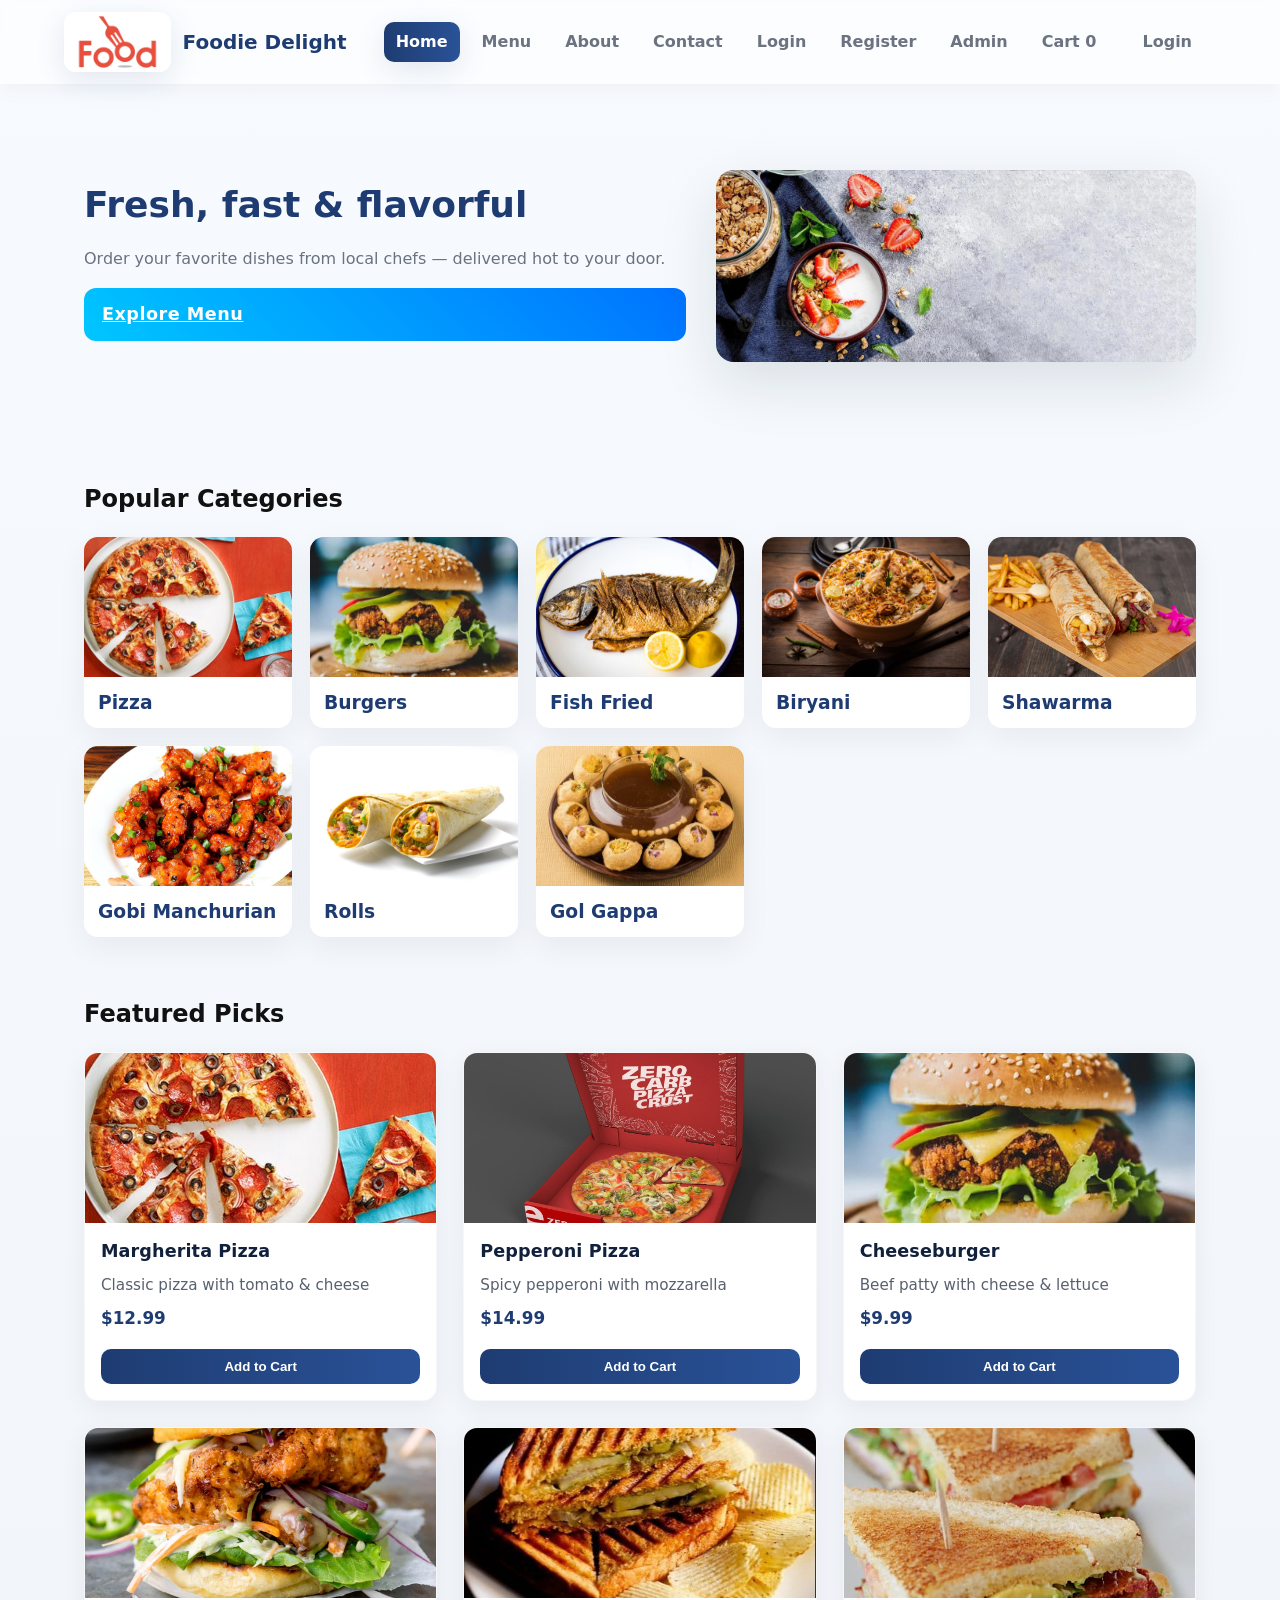
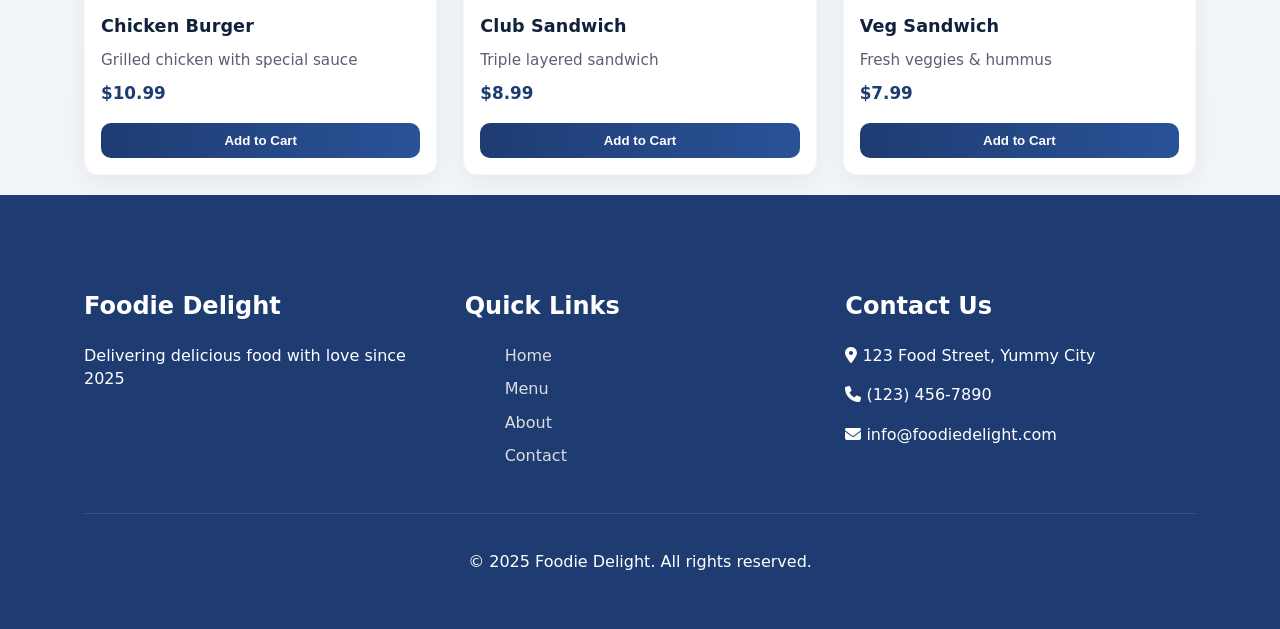
<file: index.html>
<!doctype html>
<html lang="en">
<head>
  <meta charset="utf-8" />
  <meta name="viewport" content="width=device-width,initial-scale=1" />
  <title>Foodie Delight — Home</title>
  <link rel="stylesheet" href="style.css" />
  <link rel="stylesheet" href="https://cdnjs.cloudflare.com/ajax/libs/font-awesome/6.4.0/css/all.min.css" />
</head>
<body>
  <header class="site-header">
    <div class="container header-inner">
      <div class="brand">
        <img src="img/logo.png" alt="Foodie Delight Logo" class="brand-logo">
        <h1>Foodie Delight</h1>
      </div>

      <!-- hamburger -->
      <button id="mobileNavToggle" class="hamburger" aria-label="Toggle Menu">
        <span class="hamburger-line"></span>
        <span class="hamburger-line"></span>
        <span class="hamburger-line"></span>
      </button>

      <nav class="main-nav">
        <a href="index.html" class="nav-link active">Home</a>
        <a href="menu.html" class="nav-link">Menu</a>
        <a href="about.html" class="nav-link">About</a>
        <a href="contact.html" class="nav-link">Contact</a>
        <a href="login.html" class="nav-link">Login</a>
        <a href="register.html" class="nav-link">Register</a>
        <a href="admin.html" class="nav-link">Admin</a>
        <a href="#" id="cartLink" class="nav-link">Cart <span class="cart-count">0</span></a>
      </nav>
    </div>
  </header>

  <main>
    <section class="hero-animated reveal">
      <div class="hero-inner container">
        <div class="hero-text">
          <h2>Fresh, fast & flavorful</h2>
          <p>Order your favorite dishes from local chefs — delivered hot to your door.</p>
          <a href="menu.html" class="btn-primary">Explore Menu</a>
        </div>
        <div class="hero-image">
          <img src="img/search-bg.jpg" alt="Delicious food hero">
        </div>
      </div>
    </section>

    <section class="categories container">
      <h2>Popular Categories</h2>

      <!-- If you want to edit categories manually, modify the HTML below.
           Make sure image files exist in img/food/ with the exact filenames. -->
      <div class="category-grid stagger" id="catGrid">
        <div class="category-card">
          <img src="img/food/p1.jpg" alt="Pizza">
          <h3>Pizza</h3>
        </div>

        <div class="category-card">
          <img src="img/food/b1.jpg" alt="Burgers"> 
          <h3>Burgers</h3>
        </div>

        <div class="category-card">
          <img src="img/food/Fried-fish.jpg" alt="Fried Fish">
          <h3>Fish Fried</h3>
        </div>

        <div class="category-card">
          <img src="img/food/biryani.jpg" alt="Biryani">
          <h3>Biryani</h3>
        </div>

        <div class="category-card">
          <img src="img/food/shawarma.jpg" alt="Shawarma">
          <h3>Shawarma</h3>
        </div>

        <div class="category-card">
          <img src="img/food/gobi.jpg" alt="Gobi Manchurian">
          <h3>Gobi Manchurian</h3>
        </div>

        <div class="category-card">
          <img src="img/food/roll.jpg" alt="Rolls">
          <h3>Rolls</h3>
        </div>

        <div class="category-card">
          <img src="img/food/gol gappe.jpg" alt="Gol Gappa">
          <h3>Gol Gappa</h3>
        </div>
      </div>
    </section>

    <section class="featured container">
      <h2>Featured Picks</h2>
      <div class="food-grid stagger" id="featuredFoods">
        <!-- Featured items will be rendered by script.js -->
      </div>
    </section>
  </main>

  <!-- Cart Modal (shared across pages) -->
  <div class="cart-modal" id="cartModal">
    <div class="cart-content">
      <div class="cart-header">
        <h2>Your Cart</h2>
        <span class="close-btn" id="closeCart">&times;</span>
      </div>
      <div class="cart-body">
        <div id="cartItems">
          <p class="empty-cart-message">Your cart is empty</p>
        </div>
        <div class="cart-footer">
          <div class="cart-total">
            <h3>Total: $<span id="cartTotal">0.00</span></h3>
          </div>
          <button class="btn-primary checkout-btn" id="checkoutBtn">Checkout</button>
        </div>
      </div>
    </div>
  </div>

  <!-- <footer class="site-footer">
    <div class="container">
      <p>&copy; 2025 Foodie Delight. Made with ❤️</p>
    </div>
  </footer> -->

    <footer>
        <div class="container">
            <div class="footer-content">
                <div class="footer-section">
                    <h3>Foodie Delight</h3>
                    <p>Delivering delicious food with love since 2025</p>
                </div>
                <div class="footer-section">
                    <h3>Quick Links</h3>
                    <ul>
                        <li><a href="index.html">Home</a></li>
                        <li><a href="menu.html">Menu</a></li>
                        <li><a href="about.html">About</a></li>
                        <li><a href="contact.html">Contact</a></li>
                    </ul>
                </div>
                <div class="footer-section">
                    <h3>Contact Us</h3>
                    <p><i class="fas fa-map-marker-alt"></i> 123 Food Street, Yummy City</p>
                    <p><i class="fas fa-phone"></i> (123) 456-7890</p>
                    <p><i class="fas fa-envelope"></i> info@foodiedelight.com</p>
                </div>
            </div>
            <div class="footer-bottom">
                <p>&copy; 2025 Foodie Delight. All rights reserved.</p>
            </div>
        </div>
    </footer>

  <script src="script.js"></script>
</body>
</html>
</file>
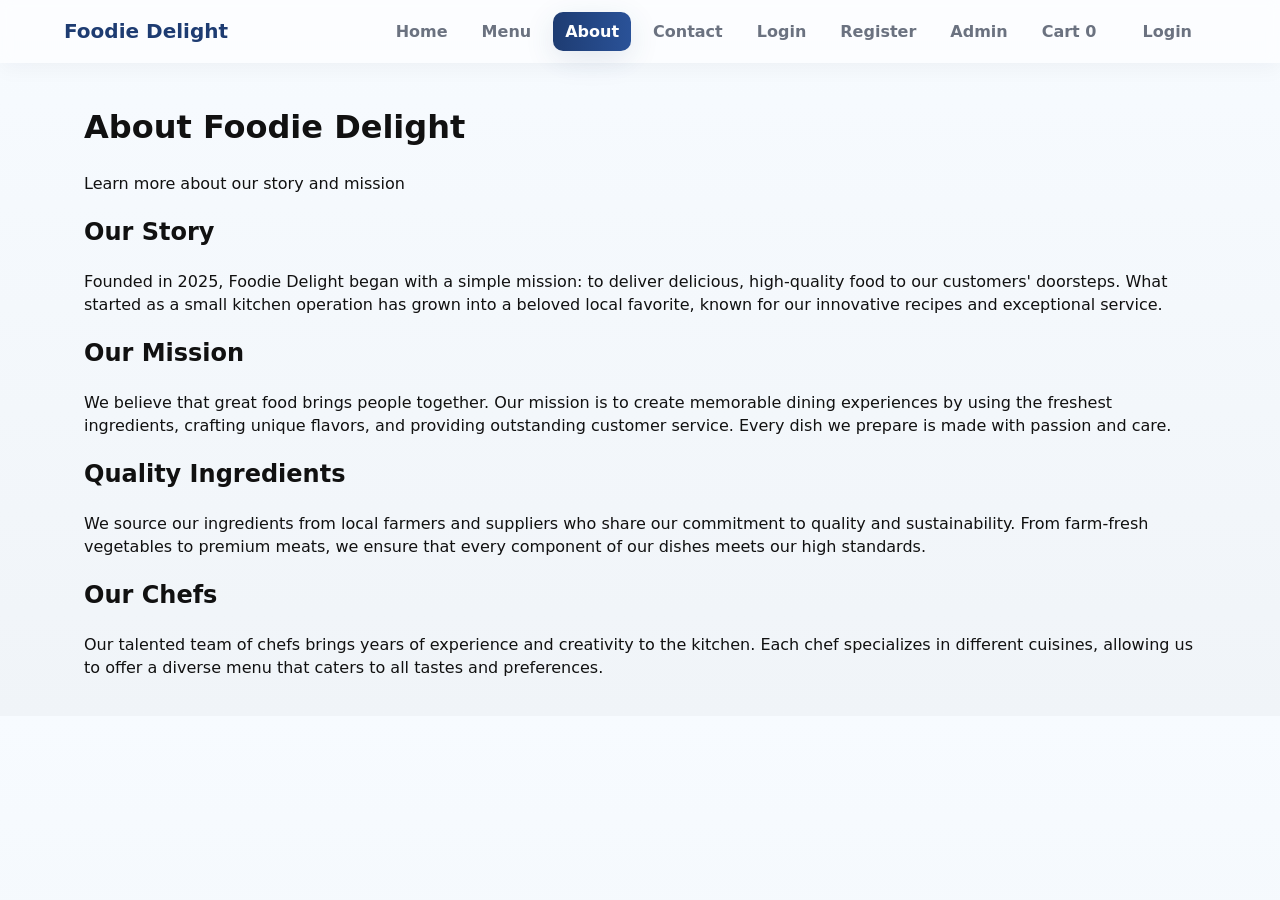
<file: about.html>
<!doctype html>
<html lang="en">
<head>
<meta charset="utf-8" />
<meta name="viewport" content="width=device-width,initial-scale=1" />
<title>About Us - Foodie Delight</title>
<link rel="stylesheet" href="style.css" />
</head>
<body>
<header class="site-header">
  <div class="container header-inner">
    <div class="brand">
      <h1>Foodie Delight</h1>
    </div>

    <!-- hamburger -->
    <button id="mobileNavToggle" class="hamburger" aria-label="Toggle Menu">
      <span class="hamburger-line"></span>
      <span class="hamburger-line"></span>
      <span class="hamburger-line"></span>
    </button>

    <nav class="main-nav">
      <a href="index.html" class="nav-link">Home</a>
      <a href="menu.html" class="nav-link">Menu</a>
      <a href="about.html" class="nav-link active">About</a>
      <a href="contact.html" class="nav-link">Contact</a>
      <a href="login.html" class="nav-link">Login</a>
      <a href="register.html" class="nav-link">Register</a>
      <a href="admin.html" class="nav-link">Admin</a>
      <a href="#" id="cartLink" class="nav-link">Cart <span class="cart-count">0</span></a>
    </nav>
  </div>
</header>

<main class="about-page container reveal">
  <div class="about-header">
    <h1>About Foodie Delight</h1>
    <p>Learn more about our story and mission</p>
  </div>

  <div class="about-content">
    <h2>Our Story</h2>
    <p>Founded in 2025, Foodie Delight began with a simple mission: to deliver delicious, high-quality food to our customers' doorsteps. What started as a small kitchen operation has grown into a beloved local favorite, known for our innovative recipes and exceptional service.</p>

    <h2>Our Mission</h2>
    <p>We believe that great food brings people together. Our mission is to create memorable dining experiences by using the freshest ingredients, crafting unique flavors, and providing outstanding customer service. Every dish we prepare is made with passion and care.</p>

    <h2>Quality Ingredients</h2>
    <p>We source our ingredients from local farmers and suppliers who share our commitment to quality and sustainability. From farm-fresh vegetables to premium meats, we ensure that every component of our dishes meets our high standards.</p>

    <h2>Our Chefs</h2>
    <p>Our talented team of chefs brings years of experience and creativity to the kitchen. Each chef specializes in different cuisines, allowing us to offer a diverse menu that caters to all tastes and preferences.</p>
  </div>
</main>

<script src="script.js"></script>
</body>
</html>
</file>
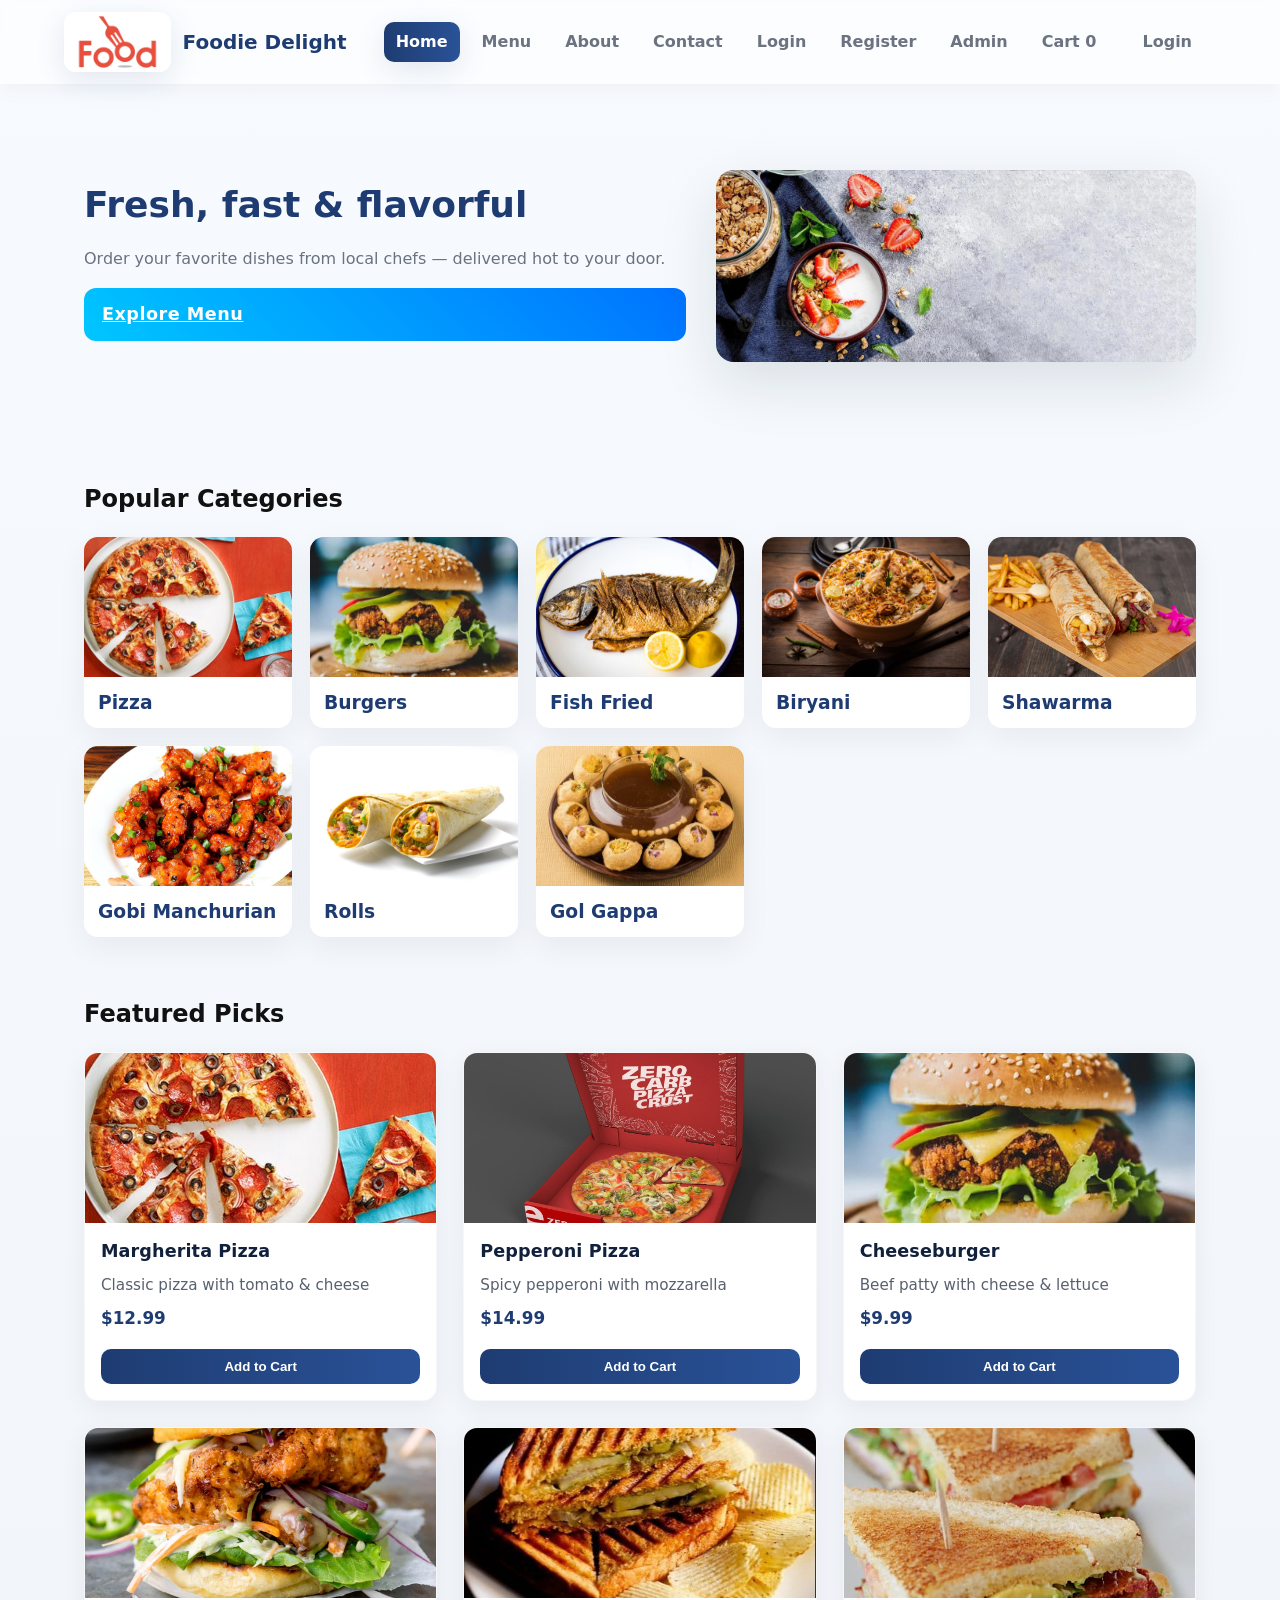
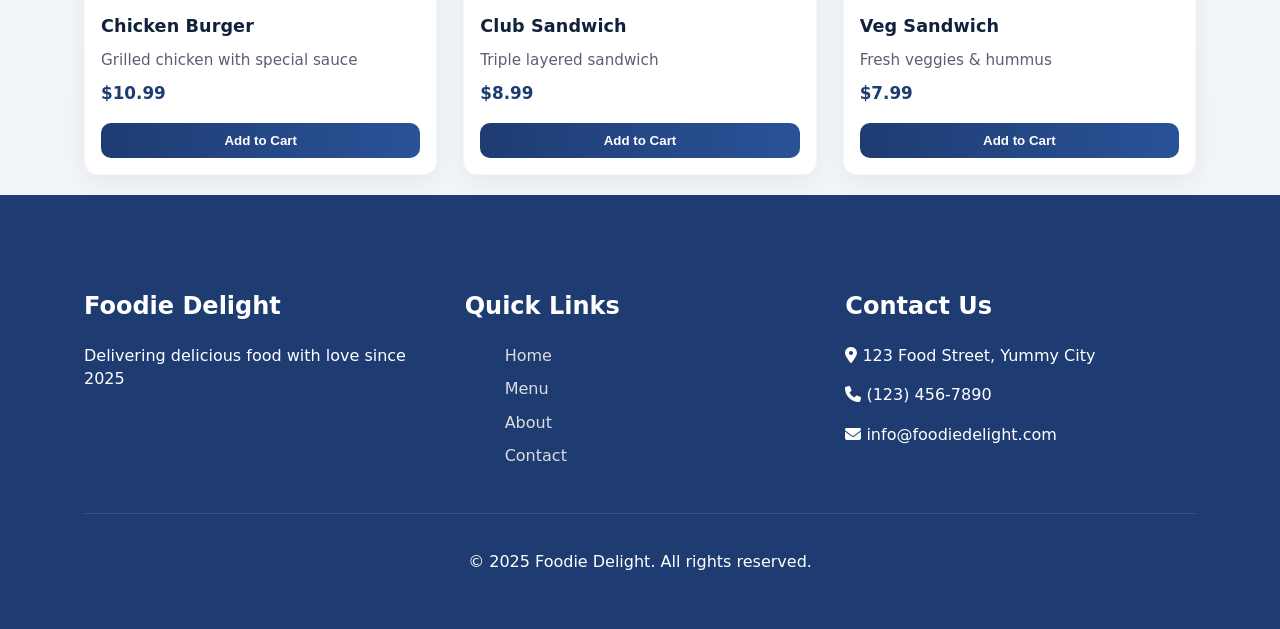
<file: admin.html>
<!doctype html>
<html lang="en">
<head>
<meta charset="utf-8" />
<meta name="viewport" content="width=device-width,initial-scale=1" />
<title>Admin - Foodie Delight</title>
<link rel="stylesheet" href="style.css" />
</head>
<body>
<header class="site-header">
  <div class="container header-inner">
    <div class="brand">
      <h1>Foodie Delight - Admin</h1>
    </div>

    <!-- hamburger -->
    <button id="mobileNavToggle" class="hamburger" aria-label="Toggle Menu">
      <span class="hamburger-line"></span>
      <span class="hamburger-line"></span>
      <span class="hamburger-line"></span>
    </button>

    <nav class="main-nav">
      <a href="index.html" class="nav-link">Home</a>
      <a href="menu.html" class="nav-link">Menu</a>
      <a href="about.html" class="nav-link">About</a>
      <a href="contact.html" class="nav-link">Contact</a>
      <a href="login.html" class="nav-link">Login</a>
      <a href="register.html" class="nav-link">Register</a>
      <a href="admin.html" class="nav-link active">Admin</a>
      <a href="#" id="cartLink" class="nav-link">Cart <span class="cart-count">0</span></a>
    </nav>
  </div>
</header>

<main class="admin-container reveal">
  <div class="admin-header">
    <h1>Admin Dashboard</h1>
    <div class="admin-controls">
      <button id="refreshAdmin" class="small-btn ghost">Refresh</button>
      <button id="exportOrdersBtn" class="small-btn primary">Export Orders CSV</button>
      <button id="exportContactsBtn" class="small-btn primary">Export Contacts CSV</button>
      <button id="clearAllBtn" class="small-btn danger">Clear All Data</button>
    </div>
  </div>

  <section>
    <h2>Orders</h2>
    <table class="table" id="ordersTable">
      <thead>
        <tr><th>#</th><th>User</th><th>Items</th><th>Total</th><th>Date</th><th>Actions</th></tr>
      </thead>
      <tbody></tbody>
    </table>
  </section>

  <section>
    <h2>Contact Messages</h2>
    <table class="table" id="contactsTable">
      <thead>
        <tr><th>#</th><th>Name</th><th>Email</th><th>Message</th><th>Date</th><th>Actions</th></tr>
      </thead>
      <tbody></tbody>
    </table>
  </section>
</main>

<script src="script.js"></script>
<script>
document.addEventListener('DOMContentLoaded',()=>{
  const adminCheck = JSON.parse(localStorage.getItem('currentUser')) || null;
  const isAdmin = adminCheck && adminCheck.email === 'admin@foodiedelight.com';
  if (!isAdmin) {
    if (confirm('You must be admin to access this page. Login as admin now? (demo)')) {
      const email = prompt('Admin email', 'admin@foodiedelight.com');
      const pass = prompt('Admin password', 'admin123');
      if (email === 'admin@foodiedelight.com' && pass === 'admin123') {
        localStorage.setItem('currentUser', JSON.stringify({ name: 'Admin', email }));
        location.reload();
      } else {
        alert('Invalid admin credentials');
        window.location = 'index.html';
      }
    } else {
      window.location = 'index.html';
    }
    return;
  }

  document.getElementById('refreshAdmin').addEventListener('click', ()=> renderAdminTables());
  document.getElementById('exportOrdersBtn').addEventListener('click', ()=> exportOrdersCSV());
  document.getElementById('exportContactsBtn').addEventListener('click', ()=> exportContactsCSV());
  document.getElementById('clearAllBtn').addEventListener('click', ()=> {
    if (confirm('Clear all orders and messages?')) {
      localStorage.removeItem('orders');
      localStorage.removeItem('contactMessages');
      renderAdminTables();
      alert('Cleared');
    }
  });

  renderAdminTables();
});
</script>
</body>
</html>
</file>
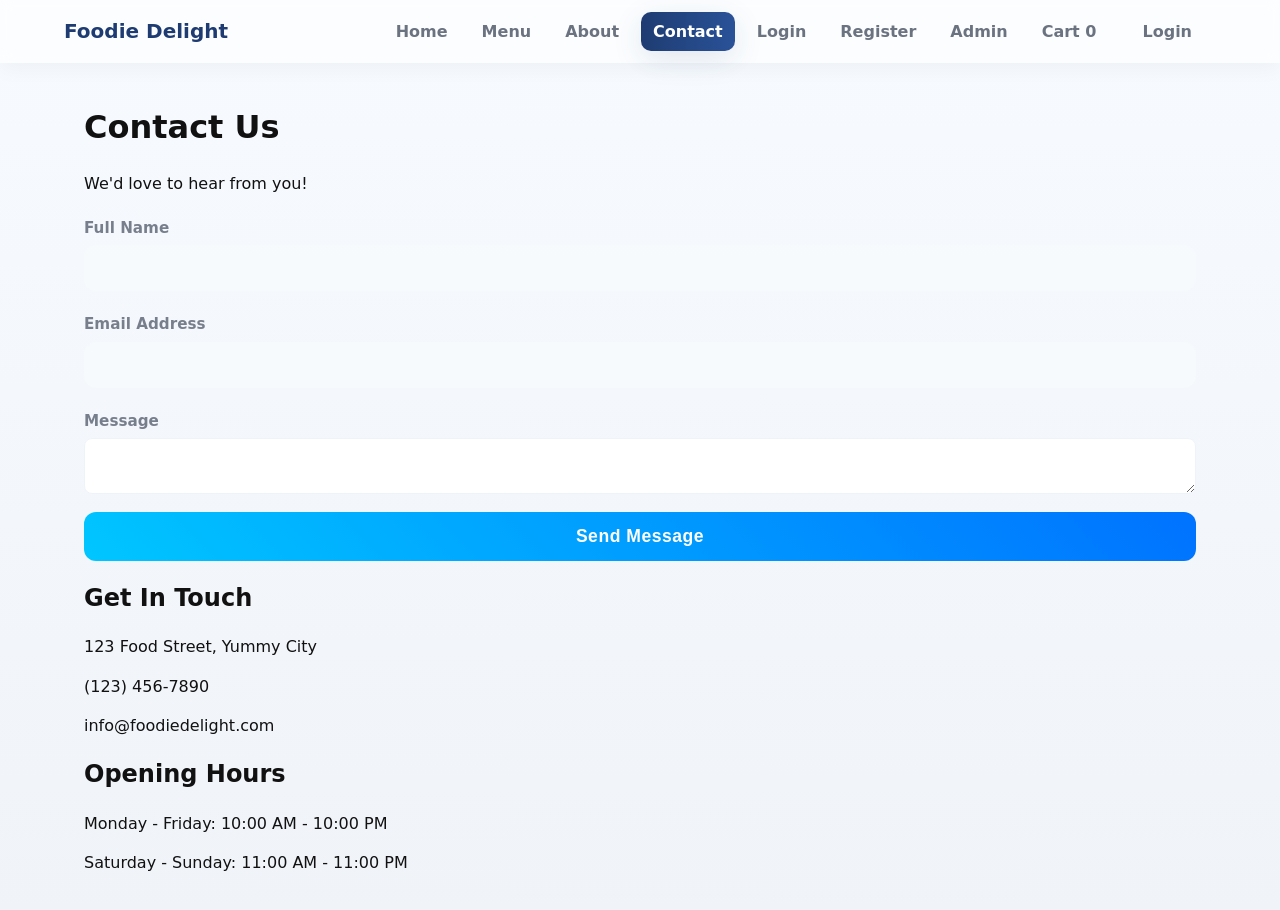
<file: contact.html>
<!doctype html>
<html lang="en">
<head>
<meta charset="utf-8" />
<meta name="viewport" content="width=device-width,initial-scale=1" />
<title>Contact Us - Foodie Delight</title>
<link rel="stylesheet" href="style.css" />
</head>
<body>
<header class="site-header">
  <div class="container header-inner">
    <div class="brand">
      <h1>Foodie Delight</h1>
    </div>

    <!-- hamburger -->
    <button id="mobileNavToggle" class="hamburger" aria-label="Toggle Menu">
      <span class="hamburger-line"></span>
      <span class="hamburger-line"></span>
      <span class="hamburger-line"></span>
    </button>

    <nav class="main-nav">
      <a href="index.html" class="nav-link">Home</a>
      <a href="menu.html" class="nav-link">Menu</a>
      <a href="about.html" class="nav-link">About</a>
      <a href="contact.html" class="nav-link active">Contact</a>
      <a href="login.html" class="nav-link">Login</a>
      <a href="register.html" class="nav-link">Register</a>
      <a href="admin.html" class="nav-link">Admin</a>
      <a href="#" id="cartLink" class="nav-link">Cart <span class="cart-count">0</span></a>
    </nav>
  </div>
</header>

<main class="contact-page container reveal">
  <div class="contact-header">
    <h1>Contact Us</h1>
    <p>We'd love to hear from you!</p>
  </div>

  <div class="contact-form">
    <form id="contactForm">
      <div class="form-group">
        <label for="name">Full Name</label>
        <input type="text" id="name" name="name" required />
      </div>

      <div class="form-group">
        <label for="email">Email Address</label>
        <input type="email" id="email" name="email" required />
      </div>

      <div class="form-group">
        <label for="message">Message</label>
        <textarea id="message" name="message" required></textarea>
      </div>

      <button type="submit" class="btn-primary">Send Message</button>
    </form>
  </div>

  <div class="contact-info">
    <div class="about-content">
      <h2>Get In Touch</h2>
      <p><i class="fas fa-map-marker-alt"></i> 123 Food Street, Yummy City</p>
      <p><i class="fas fa-phone"></i> (123) 456-7890</p>
      <p><i class="fas fa-envelope"></i> info@foodiedelight.com</p>

      <h2>Opening Hours</h2>
      <p>Monday - Friday: 10:00 AM - 10:00 PM</p>
      <p>Saturday - Sunday: 11:00 AM - 11:00 PM</p>
    </div>
  </div>
</main>

<script src="script.js"></script>
</body>
</html>
</file>
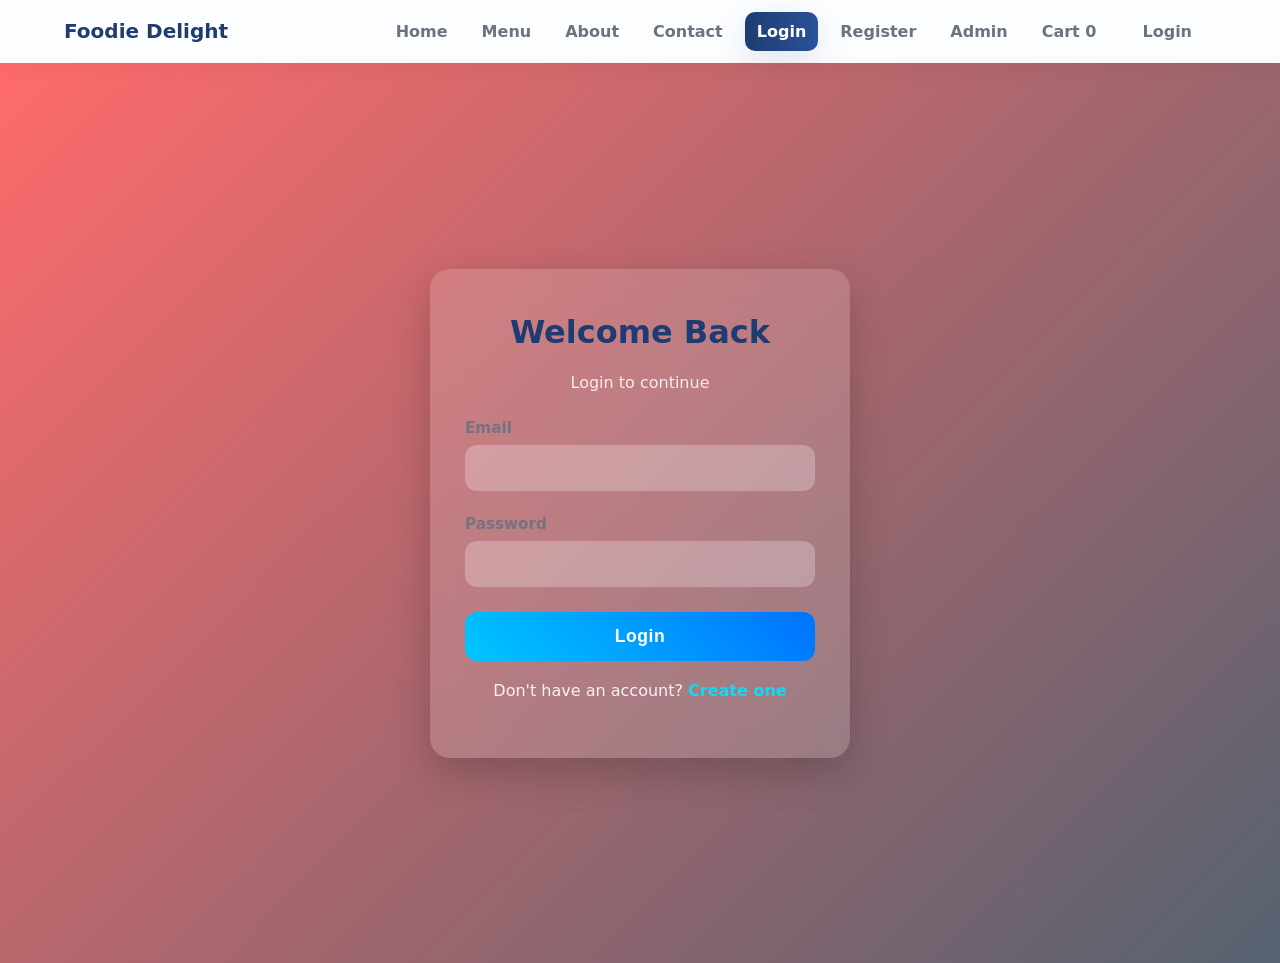
<file: login.html>
<!doctype html>
<html lang="en">
<head>
<meta charset="utf-8">
<meta name="viewport" content="width=device-width, initial-scale=1">
<title>Login - Foodie Delight</title>
<link rel="stylesheet" href="style.css">
</head>
<body>

<header class="site-header">
  <div class="container header-inner">
    <div class="brand"><h1>Foodie Delight</h1></div>

    <button id="mobileNavToggle" class="hamburger">
      <span class="hamburger-line"></span><span class="hamburger-line"></span><span class="hamburger-line"></span>
    </button>

    <nav class="main-nav">
      <a href="index.html" class="nav-link">Home</a>
      <a href="menu.html" class="nav-link">Menu</a>
      <a href="about.html" class="nav-link">About</a>
      <a href="contact.html" class="nav-link">Contact</a>
      <a href="login.html" class="nav-link active">Login</a>
      <a href="register.html" class="nav-link">Register</a>
      <a href="admin.html" class="nav-link">Admin</a>
      <a href="#" id="cartLink" class="nav-link">Cart <span class="cart-count">0</span></a>
    </nav>
  </div>
</header>

<main class="auth-wrapper">
  <div class="auth-card container reveal">
    <div class="auth-header">
      <h2>Welcome Back</h2>
      <p>Login to continue</p>
    </div>

    <form id="loginForm">
      <div class="form-group">
        <label>Email</label>
        <input id="loginEmail" type="email" required>
      </div>

      <div class="form-group">
        <label>Password</label>
        <input id="loginPassword" type="password" required>
      </div>

      <div class="auth-actions">
        <button class="btn-primary">Login</button>
      </div>

      <p class="auth-small">Don't have an account? <a href="register.html">Create one</a></p>
    </form>
  </div>
</main>

<script src="script.js"></script>
</body>
</html>
</file>
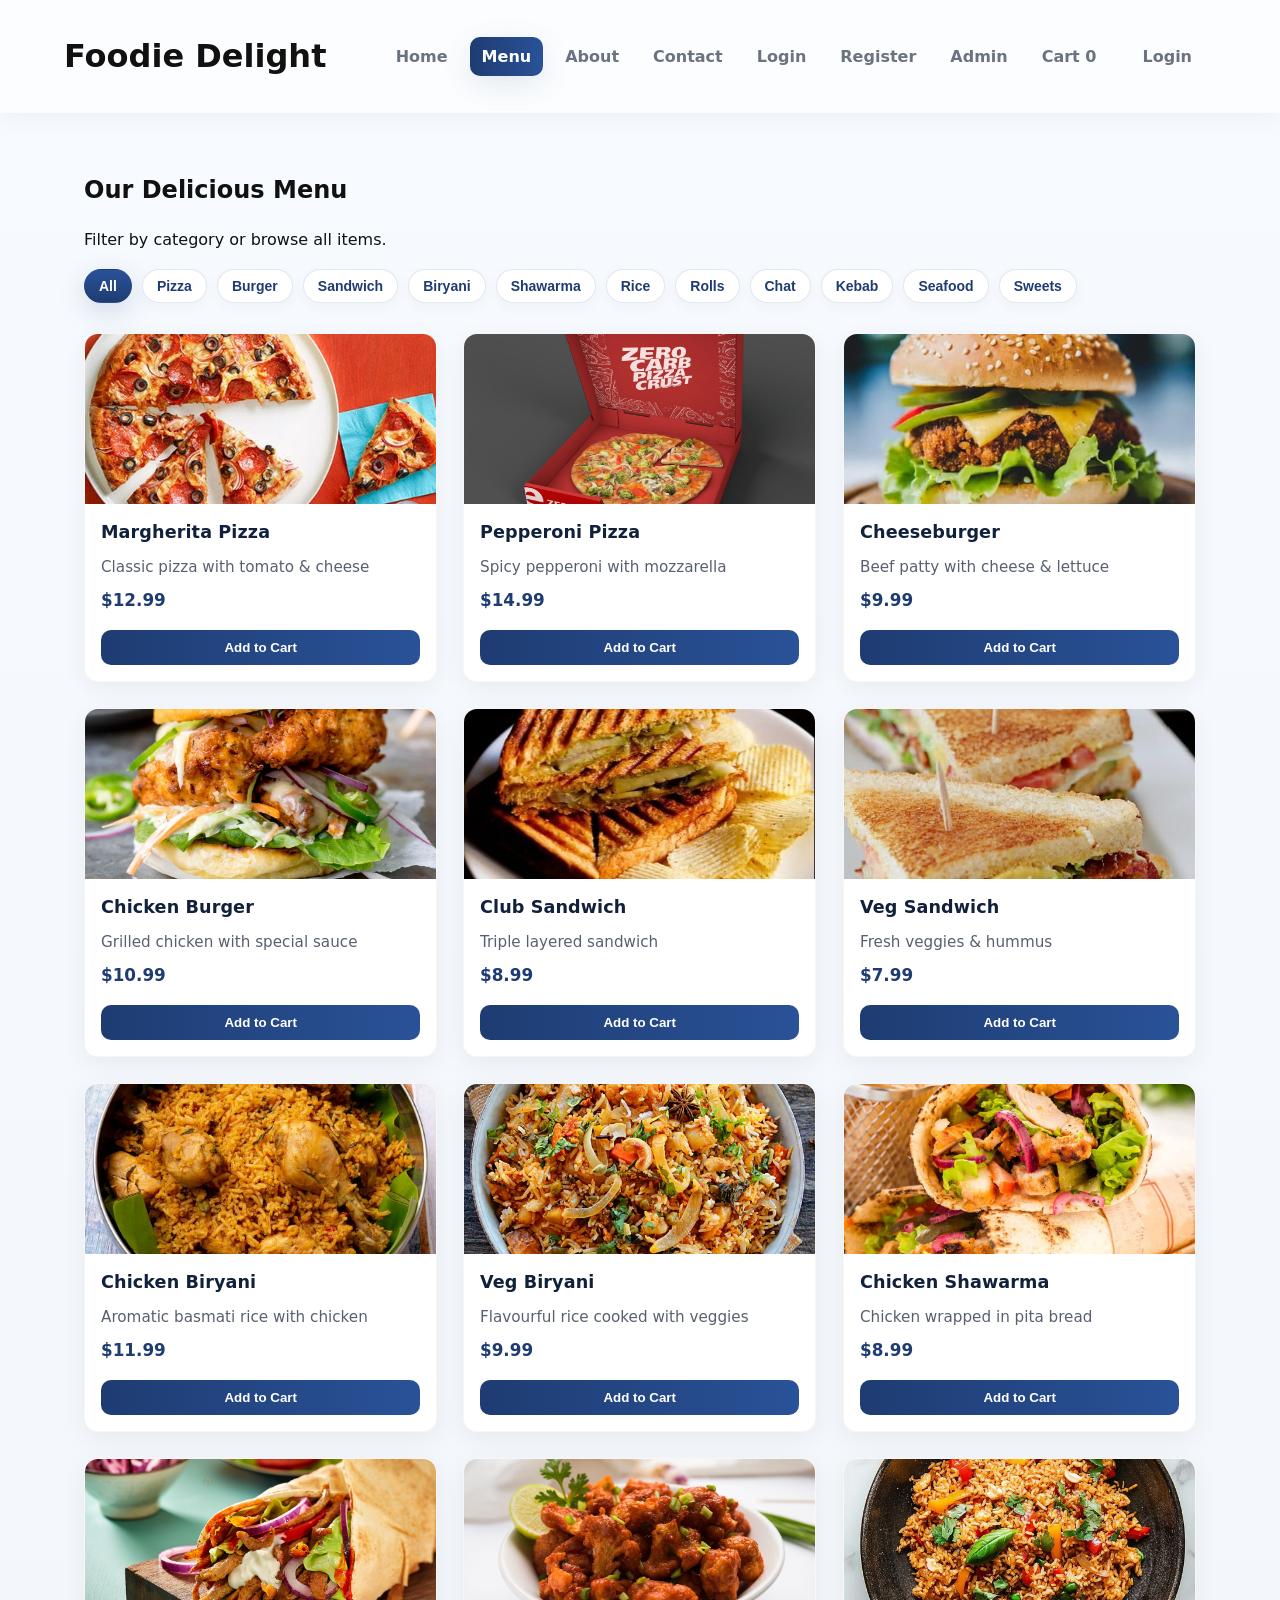
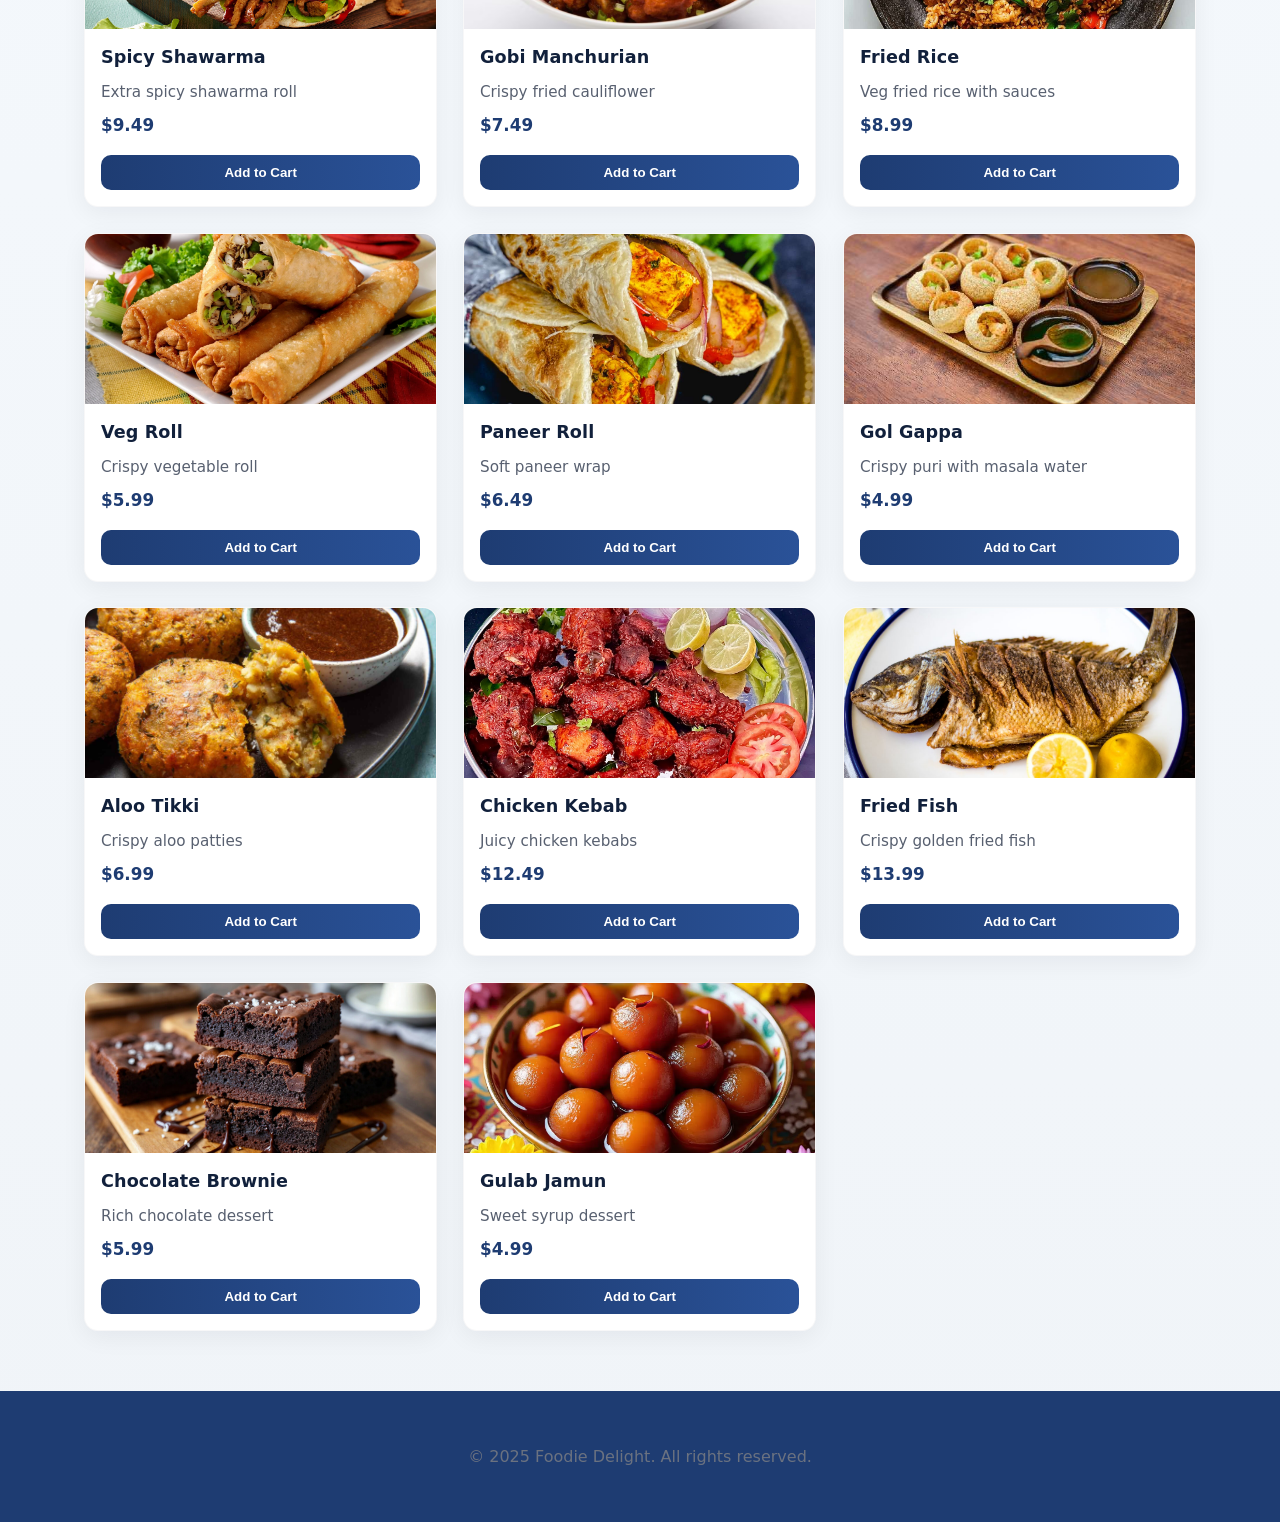
<file: menu.html>
<!doctype html>
<html lang="en">
<head>
  <meta charset="utf-8"/>
  <meta name="viewport" content="width=device-width,initial-scale=1"/>
  <title>Foodie Delight — Menu</title>
  <link rel="stylesheet" href="style.css"/>
  <link rel="stylesheet" href="https://cdnjs.cloudflare.com/ajax/libs/font-awesome/6.4.0/css/all.min.css"/>
</head>
<body>

<header class="site-header">
  <div class="container header-inner">
    <h1 class="brand">Foodie Delight</h1>

    <button id="mobileNavToggle" class="hamburger">
      <span class="hamburger-line"></span>
      <span class="hamburger-line"></span>
      <span class="hamburger-line"></span>
    </button>

    <nav class="main-nav">
      <a href="index.html" class="nav-link">Home</a>
      <a href="menu.html" class="nav-link active">Menu</a>
      <a href="about.html" class="nav-link">About</a>
      <a href="contact.html" class="nav-link">Contact</a>
      <a href="login.html" class="nav-link">Login</a>
      <a href="register.html" class="nav-link">Register</a>
      <a href="admin.html" class="nav-link">Admin</a>
      <a href="#" id="cartLink" class="nav-link">Cart <span class="cart-count">0</span></a>
    </nav>
  </div>
</header>

<main class="container" style="padding-top:40px;">

  <h2>Our Delicious Menu</h2>
  <p>Filter by category or browse all items.</p>

  <!-- FILTER BUTTONS -->
  <div class="filter-buttons">
    <button class="filter-btn active" data-category="all">All</button>
    <button class="filter-btn" data-category="pizza">Pizza</button>
    <button class="filter-btn" data-category="burger">Burger</button>
    <button class="filter-btn" data-category="sandwich">Sandwich</button>
    <button class="filter-btn" data-category="biryani">Biryani</button>
    <button class="filter-btn" data-category="shawarma">Shawarma</button>
    <button class="filter-btn" data-category="rice">Rice</button>
    <button class="filter-btn" data-category="roll">Rolls</button>
    <button class="filter-btn" data-category="chat">Chat</button>
    <button class="filter-btn" data-category="kebab">Kebab</button>
    <button class="filter-btn" data-category="seafood">Seafood</button>
    <button class="filter-btn" data-category="sweet">Sweets</button>
  </div>

  <!-- MENU GRID -->
  <div class="food-grid" id="menuGrid"></div>

</main>

<!-- Cart Modal -->
<div class="cart-modal" id="cartModal">
  <div class="cart-content">
    <div class="cart-header">
      <h2>Your Cart</h2>
      <span class="close-btn" id="closeCart">&times;</span>
    </div>
    <div class="cart-body">
      <div id="cartItems"></div>
      <div class="cart-footer">
        <div class="cart-total">
          <h3>Total: $<span id="cartTotal">0.00</span></h3>
        </div>
        <button class="btn-primary checkout-btn" id="checkoutBtn">Checkout</button>
      </div>
    </div>
  </div>
</div>

<footer class="site-footer">
  <div class="container">
    <p>© 2025 Foodie Delight. All rights reserved.</p>
  </div>
</footer>

<script src="script.js"></script>

<script>
// RENDER ALL FOODS ON MENU PAGE
document.addEventListener("DOMContentLoaded", () => {
    if (document.getElementById("menuGrid")) {
        displayMenuFoods("all"); // show all items initially
        setupFilters();
    }
});

// show all or filtered foods
function displayMenuFoods(category) {
    const grid = document.getElementById("menuGrid");
    grid.innerHTML = "";

    let items = category === "all" 
        ? foodData 
        : foodData.filter(item => item.category === category);

    items.forEach(f => {
        const card = document.createElement("div");
        card.className = "food-card reveal";

        card.innerHTML = `
            <img src="${f.image}" alt="${f.alt}">
            <div class="food-info">
                <h3>${f.name}</h3>
                <p>${f.description}</p>
                <span class="price">$${f.price.toFixed(2)}</span>
                <button class="add-to-cart" data-id="${f.id}">Add to Cart</button>
            </div>
        `;

        grid.appendChild(card);
    });

    document.querySelectorAll(".add-to-cart").forEach(btn => {
        btn.addEventListener("click", () => addToCart(parseInt(btn.dataset.id)));
    });
}

// filter buttons
function setupFilters() {
    const buttons = document.querySelectorAll(".filter-btn");

    buttons.forEach(btn => {
        btn.addEventListener("click", () => {

            document.querySelector(".filter-btn.active").classList.remove("active");
            btn.classList.add("active");

            const cat = btn.dataset.category;
            displayMenuFoods(cat);
        });
    });
}
 document.addEventListener("DOMContentLoaded", () => {
      const filterButtons = document.querySelectorAll(".filter-btn");

      filterButtons.forEach(btn => {
          btn.addEventListener("click", function (e) {
              // toggle active
              document.querySelectorAll(".filter-btn.active").forEach(b => b.classList.remove("active"));
              this.classList.add("active");

              // ripple position (nice touch) - create ripple element
              const rect = this.getBoundingClientRect();
              const x = e.clientX - rect.left;
              const y = e.clientY - rect.top;
              const ripple = document.createElement("span");
              ripple.className = "ripple";
              ripple.style.setProperty('--r-left', x + 'px');
              ripple.style.setProperty('--r-top', y + 'px');
              this.appendChild(ripple);
              setTimeout(() => ripple.remove(), 500);
          });
      });
  });

  // === animate menu items when displayed (stagger) ===
  function animateMenuItems() {
      const items = document.querySelectorAll("#menuGrid .food-card");
      items.forEach((card, i) => {
          setTimeout(() => card.classList.add("show-item"), i * 80);
      });
  }

  // wrap original displayMenuFoods to call animation automatically
  if (typeof displayMenuFoods === 'function') {
      const orig = displayMenuFoods;
      displayMenuFoods = function(cat) {
          orig(cat);
          // small timeout to allow DOM to render then animate
          setTimeout(animateMenuItems, 50);
      };
  }
</script>

</body>
</html>
</file>
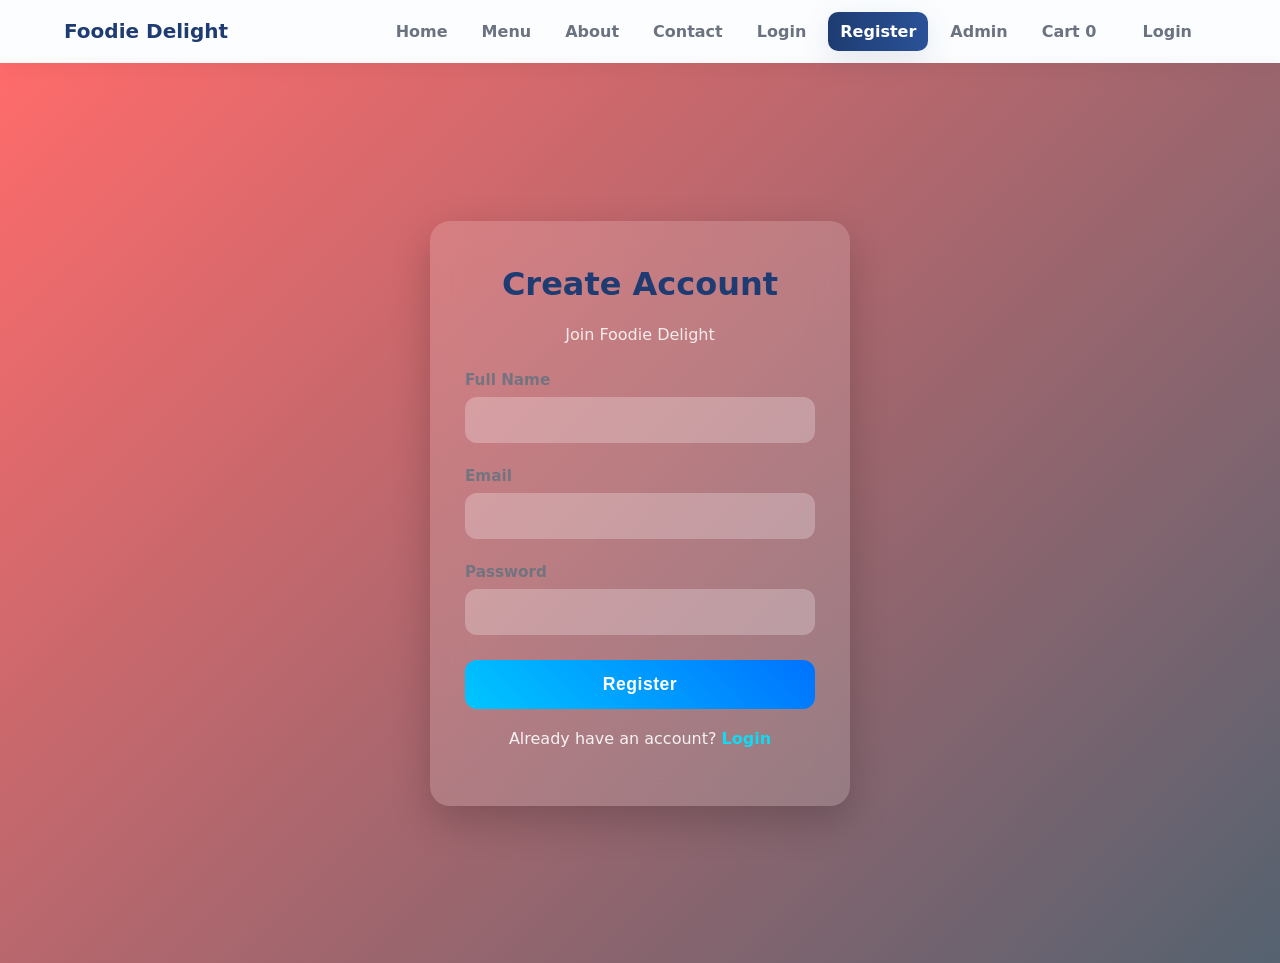
<file: register.html>
<!doctype html>
<html lang="en">
<head>
<meta charset="utf-8">
<meta name="viewport" content="width=device-width, initial-scale=1">
<title>Register - Foodie Delight</title>
<link rel="stylesheet" href="style.css">
</head>
<body>

<header class="site-header">
  <div class="container header-inner">
    <div class="brand"><h1>Foodie Delight</h1></div>

    <button id="mobileNavToggle" class="hamburger">
      <span class="hamburger-line"></span><span class="hamburger-line"></span><span class="hamburger-line"></span>
    </button>

    <nav class="main-nav">
      <a href="index.html" class="nav-link">Home</a>
      <a href="menu.html" class="nav-link">Menu</a>
      <a href="about.html" class="nav-link">About</a>
      <a href="contact.html" class="nav-link">Contact</a>
      <a href="login.html" class="nav-link">Login</a>
      <a href="register.html" class="nav-link active">Register</a>
      <a href="admin.html" class="nav-link">Admin</a>
      <a href="#" id="cartLink" class="nav-link">Cart <span class="cart-count">0</span></a>
    </nav>
  </div>
</header>

<main class="auth-wrapper">
  <div class="auth-card container reveal">
    <div class="auth-header">
      <h2>Create Account</h2>
      <p>Join Foodie Delight</p>
    </div>

    <form id="registerForm">
      <div class="form-group">
        <label>Full Name</label>
        <input id="regName" type="text" required>
      </div>

      <div class="form-group">
        <label>Email</label>
        <input id="regEmail" type="email" required>
      </div>

      <div class="form-group">
        <label>Password</label>
        <input id="regPassword" type="password" required>
      </div>

      <div class="auth-actions">
        <button class="btn-primary">Register</button>
      </div>

      <p class="auth-small">Already have an account? <a href="login.html">Login</a></p>
    </form>
  </div>
</main>

<script src="script.js"></script>
</body>
</html>
</file>
<file: style.css>
/* Modern UI styles for Foodie Delight */
:root{--primary:#1e3c72;--accent:#2a9d8f;--muted:#6b7280;--bg:#f6f8fb;--card:#ffffff;--glass: rgba(255,255,255,0.6);}
*{box-sizing:border-box}
body{font-family:Inter,ui-sans-serif,system-ui,-apple-system,'Segoe UI',Roboto,'Helvetica Neue',Arial;background:linear-gradient(180deg,#f7fbff 0%, #f0f4f8 100%);color:#111;margin:0;line-height:1.45}
.container{width:90%;max-width:1200px;margin:0 auto;padding:20px}

/* Header */
.site-header{backdrop-filter: blur(6px);position:sticky;top:0;z-index:60;background:rgba(255,255,255,0.6);box-shadow:0 6px 20px rgba(16,24,40,0.04)}
.header-inner{display:flex;align-items:center;justify-content:space-between;gap:12px;padding:12px 0}
.brand{display:flex;align-items:center;gap:12px}
.brand-logo{height:60px;border-radius:12px;object-fit:cover;box-shadow:0 8px 30px rgba(30,60,114,0.12)}
.brand h1{font-size:20px;color:var(--primary);margin:0}

/* Nav */
.main-nav{display:flex;gap:10px;align-items:center}
.nav-link{padding:8px 12px;border-radius:10px;text-decoration:none;color:var(--muted);font-weight:600;transition:all .25s}
.nav-link:hover{background:rgba(30,60,114,0.06);color:var(--primary);transform:translateY(-2px)}
.nav-link.active{background:linear-gradient(90deg,var(--primary),#2a5298);color:white;box-shadow:0 8px 30px rgba(30,60,114,0.12)}

/* Hero */
.hero-animated{padding:60px 0}
.hero-inner{display:grid;grid-template-columns:1fr 480px;gap:30px;align-items:center}
.hero-text h2{font-size:36px;color:var(--primary);margin:0 0 12px 0;animation:fadeInUp .6s ease both}
.hero-text p{color:var(--muted);margin-bottom:18px}
.hero-image img{width:100%;border-radius:18px;box-shadow:0 20px 60px rgba(16,24,40,0.12);transform:translateY(6px);transition:transform .6s}
.hero-image img:hover{transform:translateY(-6px)}

/* Buttons */
.btn-primary{display:inline-block;background:linear-gradient(90deg,var(--primary),#2a5298);color:white;padding:12px 22px;border-radius:14px;border:none;font-weight:700;cursor:pointer;transition:transform .18s,box-shadow .18s}
.btn-primary:hover{transform:translateY(-4px);box-shadow:0 12px 30px rgba(30,60,114,0.18)}

/* Cards & grids */
.category-grid{display:grid;grid-template-columns:repeat(auto-fit,minmax(180px,1fr));gap:18px;margin-top:18px}
.category-card{background:var(--card);border-radius:14px;overflow:hidden;box-shadow:0 10px 30px rgba(16,24,40,0.06);transition:transform .25s,box-shadow .25s;padding:0;cursor:pointer}
.category-card img{width:100%;height:140px;object-fit:cover;display:block}
.category-card h3{padding:12px 14px;margin:0;color:var(--primary)}
.category-card:hover{transform:translateY(-8px);box-shadow:0 20px 60px rgba(16,24,40,0.08)}

/* Food grid */
.food-grid{display:grid;grid-template-columns:repeat(auto-fit,minmax(240px,1fr));gap:20px;margin-top:18px}
.food-card{background:linear-gradient(180deg,rgba(255,255,255,0.9),var(--card));border-radius:12px;overflow:hidden;border:1px solid rgba(16,24,40,0.03);transition:transform .22s,box-shadow .22s;display:flex;flex-direction:column}
.food-card img{width:100%;height:180px;object-fit:cover;display:block}
.food-info{padding:14px;flex:1;display:flex;flex-direction:column;gap:8px}
.food-info h3{margin:0;color:var(--primary);font-size:18px}
.food-info p{margin:0;color:var(--muted);font-size:14px}
.price{font-size:16px;font-weight:800;color:var(--accent)}
.add-to-cart{margin-top:auto;padding:10px 12px;border-radius:10px;border:none;background:linear-gradient(90deg,var(--primary),#2a5298);color:white;font-weight:700;cursor:pointer;transition:transform .18s}
.food-card:hover{transform:translateY(-8px);box-shadow:0 20px 60px rgba(16,24,40,0.08)}

/* Cart Modal */
.cart-modal{display:none;position:fixed;top:0;left:0;width:100%;height:100%;background:rgba(0,0,0,0.5);z-index:2000;justify-content:center;align-items:center}
.cart-content{background:white;width:90%;max-width:600px;border-radius:10px;overflow:hidden;max-height:80vh;display:flex;flex-direction:column}
.cart-header{background:var(--primary);color:white;padding:20px;display:flex;justify-content:space-between;align-items:center}
.close-btn{font-size:30px;cursor:pointer}
.cart-body{padding:20px;overflow-y:auto;flex-grow:1}
.cart-item{display:flex;justify-content:space-between;align-items:center;padding:15px 0;border-bottom:1px solid #eee}
.item-info{flex-grow:1}
.item-info h4{margin-bottom:5px}
.item-price{color:var(--primary);font-weight:bold}
.item-quantity{display:flex;align-items:center;margin:0 20px}
.quantity-btn{width:30px;height:30px;background:var(--primary);color:white;border:none;border-radius:50%;cursor:pointer;font-size:16px}
.quantity{margin:0 10px}
.remove-item{background:#ff4757;color:white;border:none;width:30px;height:30px;border-radius:50%;cursor:pointer}
.cart-footer{padding:20px;border-top:1px solid #eee}
.cart-total{text-align:right;margin-bottom:20px}
.checkout-btn{width:100%;padding:15px;font-size:18px}
.empty-cart-message{text-align:center;color:var(--muted);font-style:italic;padding:30px 0}

/* Bill Preview */
#billPreview{white-space:pre-wrap;font-family:'Courier New',monospace;background:#f8f9fa;padding:20px;border-radius:5px;margin-bottom:20px;max-height:400px;overflow-y:auto;font-size:14px;line-height:1.5}

/* Auth card */
.auth-wrapper{display:flex;justify-content:center;align-items:center;padding:60px 0}
.auth-card{width:100%;max-width:440px;background:var(--card);padding:28px;border-radius:12px;box-shadow:0 20px 50px rgba(16,24,40,0.06)}
.auth-header{text-align:center;margin-bottom:16px}
.auth-header h2{color:var(--primary);margin:0}
.form-group{margin-bottom:12px}
.form-group label{display:block;margin-bottom:6px;color:var(--muted);font-weight:700}
.form-group input, .form-group textarea{width:100%;padding:12px;border-radius:8px;border:1px solid #eef3fb}

/* Admin */
.admin-container{width:90%;max-width:1100px;margin:30px auto}
.admin-header{display:flex;justify-content:space-between;align-items:center;margin-bottom:18px}
.admin-controls{display:flex;gap:8px}
.table{width:100%;border-collapse:collapse;background:var(--card);border-radius:8px;overflow:hidden;box-shadow:0 10px 30px rgba(16,24,40,0.06)}
.table th,.table td{padding:12px 14px;text-align:left;border-bottom:1px solid #f1f3f6}
.small-btn{padding:8px 10px;border-radius:8px;border:none;cursor:pointer;font-weight:700}
.small-btn.danger{background:#ff4757;color:white}
.small-btn.primary{background:var(--primary);color:white}
.small-btn.ghost{background:transparent;border:1px solid #e6e9ee}

/* Footer */
.site-footer{padding:18px 0;margin-top:40px;text-align:center;color:var(--muted)}

/* Animations */
@keyframes fadeInUp{from{opacity:0;transform:translateY(12px)}to{opacity:1;transform:none}}
.reveal{opacity:0;transform:translateY(18px) scale(.995);transition:opacity .55s ease-out, transform .55s cubic-bezier(.2,.9,.25,1);will-change:opacity,transform}
.reveal.visible{opacity:1;transform:none}
.stagger > *{opacity:0;transform:translateY(12px) scale(.995)}
.stagger.visible > *{opacity:1;transform:none;transition:all .45s cubic-bezier(.2,.9,.25,1)}
.stagger.visible > *:nth-child(1){transition-delay:0.06s}
.stagger.visible > *:nth-child(2){transition-delay:0.12s}
.stagger.visible > *:nth-child(3){transition-delay:0.18s}
.stagger.visible > *:nth-child(4){transition-delay:0.24s}
.stagger.visible > *:nth-child(5){transition-delay:0.30s}

@keyframes pulseAdd {
  0% { transform: scale(1); box-shadow: 0 0 0 rgba(42,82,152,0.0); }
  40% { transform: scale(1.06); box-shadow: 0 12px 30px rgba(42,82,152,0.14); }
  100% { transform: scale(1); box-shadow: 0 0 0 rgba(42,82,152,0.0); }
}
.add-pulse{animation:pulseAdd .6s ease}

/* Responsive & Mobile Polishing + Animations */

/* Hamburger */
.hamburger{display:none;width:44px;height:44px;border-radius:10px;border:1px solid rgba(16,24,40,0.06);background:rgba(255,255,255,0.7);align-items:center;justify-content:center;cursor:pointer;padding:6px;transition:transform .18s, box-shadow .18s}
.hamburger:active{transform:scale(.96)}
.hamburger-line{display:block;width:22px;height:2.5px;background:#243b66;margin:4px 0;border-radius:2px;transition:transform .2s, opacity .2s}
.main-nav.mobile-open{position:fixed;inset:70px 12px auto 12px;z-index:120;background:rgba(255,255,255,0.98);border-radius:12px;padding:12px;box-shadow:0 20px 60px rgba(16,24,40,0.12);display:flex;flex-direction:column;gap:8px;width:calc(100% - 24px);}
.hamburger.open{box-shadow:0 10px 30px rgba(30,60,114,0.12);transform:rotate(90deg)}
.hamburger.open .hamburger-line:nth-child(1){transform:translateY(6px) rotate(45deg)}
.hamburger.open .hamburger-line:nth-child(2){opacity:0;transform:scaleX(0)}
.hamburger.open .hamburger-line:nth-child(3){transform:translateY(-6px) rotate(-45deg)}

@media (max-width:900px) {
  .hamburger{display:flex}
  .main-nav{display:none}
  .hero-inner{grid-template-columns:1fr;gap:18px;padding:24px 0}
  .hero-text h2{font-size:28px}
  .hero-image img{height:auto;border-radius:14px}

  .category-grid{display:flex;gap:14px;overflow-x:auto;padding-bottom:6px;-webkit-overflow-scrolling:touch}
  .category-card{min-width:180px;flex:0 0 180px}

  .food-grid{grid-template-columns:1fr;gap:16px}
  .food-card img{height:200px;object-position:center}

  .auth-card,.admin-container{padding:18px}
  .admin-header{flex-direction:column;align-items:flex-start;gap:12px}
  .admin-controls{width:100%;display:flex;gap:8px;flex-wrap:wrap}

  .btn-primary,.small-btn{width:100%;text-align:center}
}

/* Cart modal on very small screens */
@media (max-width:480px) {
  .cart-content{width:100%;height:100%;max-width:100%;border-radius:0}
  .cart-body{padding:16px}
}

/* Very small */
@media (max-width:420px){
  .hero-text h2{font-size:22px}
  .hero-image{display:none}
}

:focus{outline:3px solid rgba(30,60,114,0.12);outline-offset:2px}
/* ===== Menu / Filter / Card Styling & Animations ===== */

/* Filter bar container */
.filter-buttons {
  display: flex;
  flex-wrap: wrap;
  gap: 10px;
  margin: 18px 0 30px;
  align-items: center;
}

/* Filter buttons - modern pill style */
.filter-btn {
  -webkit-appearance: none;
  appearance: none;
  border: 1px solid rgba(30,60,114,0.12);
  background: white;
  color: #1e3c72;
  padding: 8px 14px;
  border-radius: 999px;
  font-weight: 600;
  cursor: pointer;
  box-shadow: 0 4px 14px rgba(30,60,114,0.04);
  transition: transform .14s ease, box-shadow .14s ease, background .14s ease;
  outline: none;
  font-size: 14px;
  position: relative;    /* for ripple */
  overflow: hidden;      /* for ripple */
}

/* Hover / focus */
.filter-btn:hover,
.filter-btn:focus {
  transform: translateY(-3px);
  box-shadow: 0 10px 30px rgba(30,60,114,0.08);
  background: linear-gradient(180deg,#f6f9ff,#eef4ff);
}

/* Active (selected) button */
.filter-btn.active {
  background: linear-gradient(180deg,#2a5298,#1e3c72);
  color: #fff;
  border-color: transparent;
  box-shadow: 0 8px 28px rgba(30,60,114,0.18);
}

/* Keyboard focus visible */
.filter-btn:focus-visible {
  box-shadow: 0 0 0 4px rgba(30,60,114,0.12);
}

/* Ripple element */
.ripple {
  position: absolute;
  width: 80px;
  height: 80px;
  background: rgba(255,255,255,0.55);
  border-radius: 50%;
  transform: scale(0);
  animation: rippleEffect .5s linear;
  pointer-events: none;
  top: var(--r-top, 50%);
  left: var(--r-left, 50%);
  translate: -50% -50%;
  opacity: 0.9;
}

@keyframes rippleEffect {
  to {
    transform: scale(4);
    opacity: 0;
  }
}

/* Food grid (menu) */
.food-grid {
  display: grid;
  grid-template-columns: repeat(auto-fit, minmax(260px, 1fr));
  gap: 26px;
  margin-top: 18px;
}

/* Food card */
.food-card {
  background: white;
  border-radius: 14px;
  overflow: hidden;
  box-shadow: 0 6px 24px rgba(16,24,40,0.06);
  transition: transform .18s cubic-bezier(.2,.9,.25,1), box-shadow .18s ease;
  display: flex;
  flex-direction: column;
  opacity: 0;                 /* start hidden for show animation */
  transform: translateY(20px);
}

/* Hover lift */
.food-card:hover {
  transform: translateY(-8px);
  box-shadow: 0 18px 48px rgba(16,24,40,0.10);
}

/* Food image */
.food-card img {
  width: 100%;
  height: 170px;
  object-fit: cover;
  display: block;
  transition: transform .4s ease;
}

/* Slight zoom on hover */
.food-card:hover img {
  transform: scale(1.06);
}

/* Food info area */
.food-info {
  padding: 16px;
  display: flex;
  flex-direction: column;
  gap: 10px;
  flex-grow: 1;
}

/* Name / price */
.food-info h3 {
  margin: 0;
  color: #11203b;
  font-size: 1.1rem;
  letter-spacing: .1px;
}
.food-info p {
  margin: 0;
  color: #586070;
  font-size: 0.95rem;
  flex-grow: 1;
}
.price {
  font-weight: 700;
  color: #1e3c72;
  font-size: 1.05rem;
}

/* Add to cart button */
.food-info .add-to-cart {
  align-self: stretch;
  margin-top: 8px;
  padding: 10px;
  border-radius: 10px;
  border: none;
  cursor: pointer;
  font-weight: 700;
  background: linear-gradient(90deg,#1e3c72,#2a5298);
  color: #fff;
  transition: transform .12s ease, box-shadow .12s ease;
}
.food-info .add-to-cart:hover {
  transform: translateY(-3px);
  box-shadow: 0 10px 24px rgba(30,60,114,0.15);
}

/* small button */
.small-btn {
  padding: 6px 10px;
  font-size: 13px;
  border-radius: 8px;
  border: 1px solid rgba(16,24,40,0.06);
  background: white;
}

/* Show animation (applied by JS) */
.food-card.show-item {
  opacity: 1;
  transform: translateY(0);
  transition: opacity .45s ease, transform .45s cubic-bezier(.2,.9,.25,1);
}

/* Responsive adjustments */
@media (max-width: 768px) {
  .filter-buttons { gap: 8px; margin: 12px 0 22px; }
  .filter-btn { padding: 8px 10px; font-size: 13px; }
  .food-card img { height: 150px; }
  .food-info { padding: 12px; }
}

/* small visual polish to ensure nav cart count animation not overwritten */
.cart-count { transition: transform .25s ease; }



/* Footer */
footer {
    background: #1e3c72;
    color: white;
    padding: 50px 0 20px;
}

.footer-content {
    display: grid;
    grid-template-columns: repeat(auto-fit, minmax(250px, 1fr));
    gap: 30px;
    margin-bottom: 30px;
}

.footer-section h3 {
    margin-bottom: 20px;
    font-size: 1.5rem;
}

.footer-section ul {
    list-style: none;
}

.footer-section ul li {
    margin-bottom: 10px;
}

.footer-section ul li a {
    color: #ddd;
    text-decoration: none;
    transition: color 0.3s;
}

.footer-section ul li a:hover {
    color: white;
}

.footer-section p {
    margin-bottom: 10px;
}

.footer-bottom {
    text-align: center;
    padding-top: 20px;
    border-top: 1px solid rgba(255, 255, 255, 0.1);
}

/* ============================================
   MODERN AUTH UI — GLASS + ANIMATION
   ============================================ */

.auth-wrapper {
    min-height: 100vh;
    display: flex;
    justify-content: center;
    align-items: center;
    padding: 40px 20px;
    background: linear-gradient(135deg, #FF6B6B, #556270);
    background-size: cover;
    animation: fadeBg 1.5s ease-out;
}

@keyframes fadeBg {
    from { opacity: 0; }
    to { opacity: 1; }
}

.auth-card {
    background: rgba(255, 255, 255, 0.15);
    backdrop-filter: blur(15px);
    border-radius: 20px;
    box-shadow: 0 15px 40px rgba(0,0,0,0.2);
    padding: 40px 35px;
    width: 100%;
    max-width: 420px;
    color: #fff;
    transform: translateY(30px);
    opacity: 0;
    animation: slideUp 0.8s ease forwards;
}

@keyframes slideUp {
    to {
        opacity: 1;
        transform: translateY(0);
    }
}

.auth-header h2 {
    font-size: 2rem;
    margin-bottom: 5px;
}

.auth-header p {
    opacity: 0.85;
}

.form-group {
    margin-top: 22px;
}

.form-group label {
    display: block;
    margin-bottom: 6px;
    font-size: 0.95rem;
    opacity: 0.9;
}

.form-group input {
    width: 100%;
    padding: 14px 18px;
    border: none;
    border-radius: 12px;
    background: rgba(255,255,255,0.25);
    color: #fff;
    font-size: 1rem;
    transition: 0.3s;
}

.form-group input::placeholder {
    color: rgba(255,255,255,0.7);
}

.form-group input:focus {
    outline: none;
    background: rgba(255,255,255,0.35);
    transform: scale(1.03);
    box-shadow: 0 0 10px rgba(255,255,255,0.4);
}

.auth-actions {
    margin-top: 25px;
}

.btn-primary {
    background: #00C6FF;
    background: linear-gradient(45deg, #00C6FF, #0072FF);
    border: none;
    width: 100%;
    padding: 14px 18px;
    border-radius: 12px;
    color: #fff !important;
    font-size: 1.1rem;
    letter-spacing: 0.5px;
    cursor: pointer;
    transition: 0.3s ease;
    position: relative;
    overflow: hidden;
}

.btn-primary:hover {
    transform: translateY(-2px);
    box-shadow: 0 10px 25px rgba(0,0,0,0.25);
}

/* Ripple effect */
.btn-primary:active::after {
    content: "";
    position: absolute;
    width: 200%;
    height: 200%;
    left: 50%;
    top: 50%;
    transform: translate(-50%, -50%);
    background: rgba(255,255,255,0.35);
    border-radius: 50%;
    animation: ripple 0.5s linear;
}

@keyframes ripple {
    from { transform: translate(-50%, -50%) scale(0); opacity: 1; }
    to   { transform: translate(-50%, -50%) scale(1); opacity: 0; }
}

.auth-small {
    margin-top: 18px;
    text-align: center;
    color: #fff;
    opacity: 0.9;
}

.auth-small a {
    color: #00E5FF;
    font-weight: 600;
    text-decoration: none;
}

.auth-small a:hover {
    text-decoration: underline;
}

/* Mobile optimization */
@media (max-width: 480px) {
    .auth-card {
        padding: 30px 20px;
    }
    .auth-header h2 {
        font-size: 1.7rem;
    }
}
</file>
